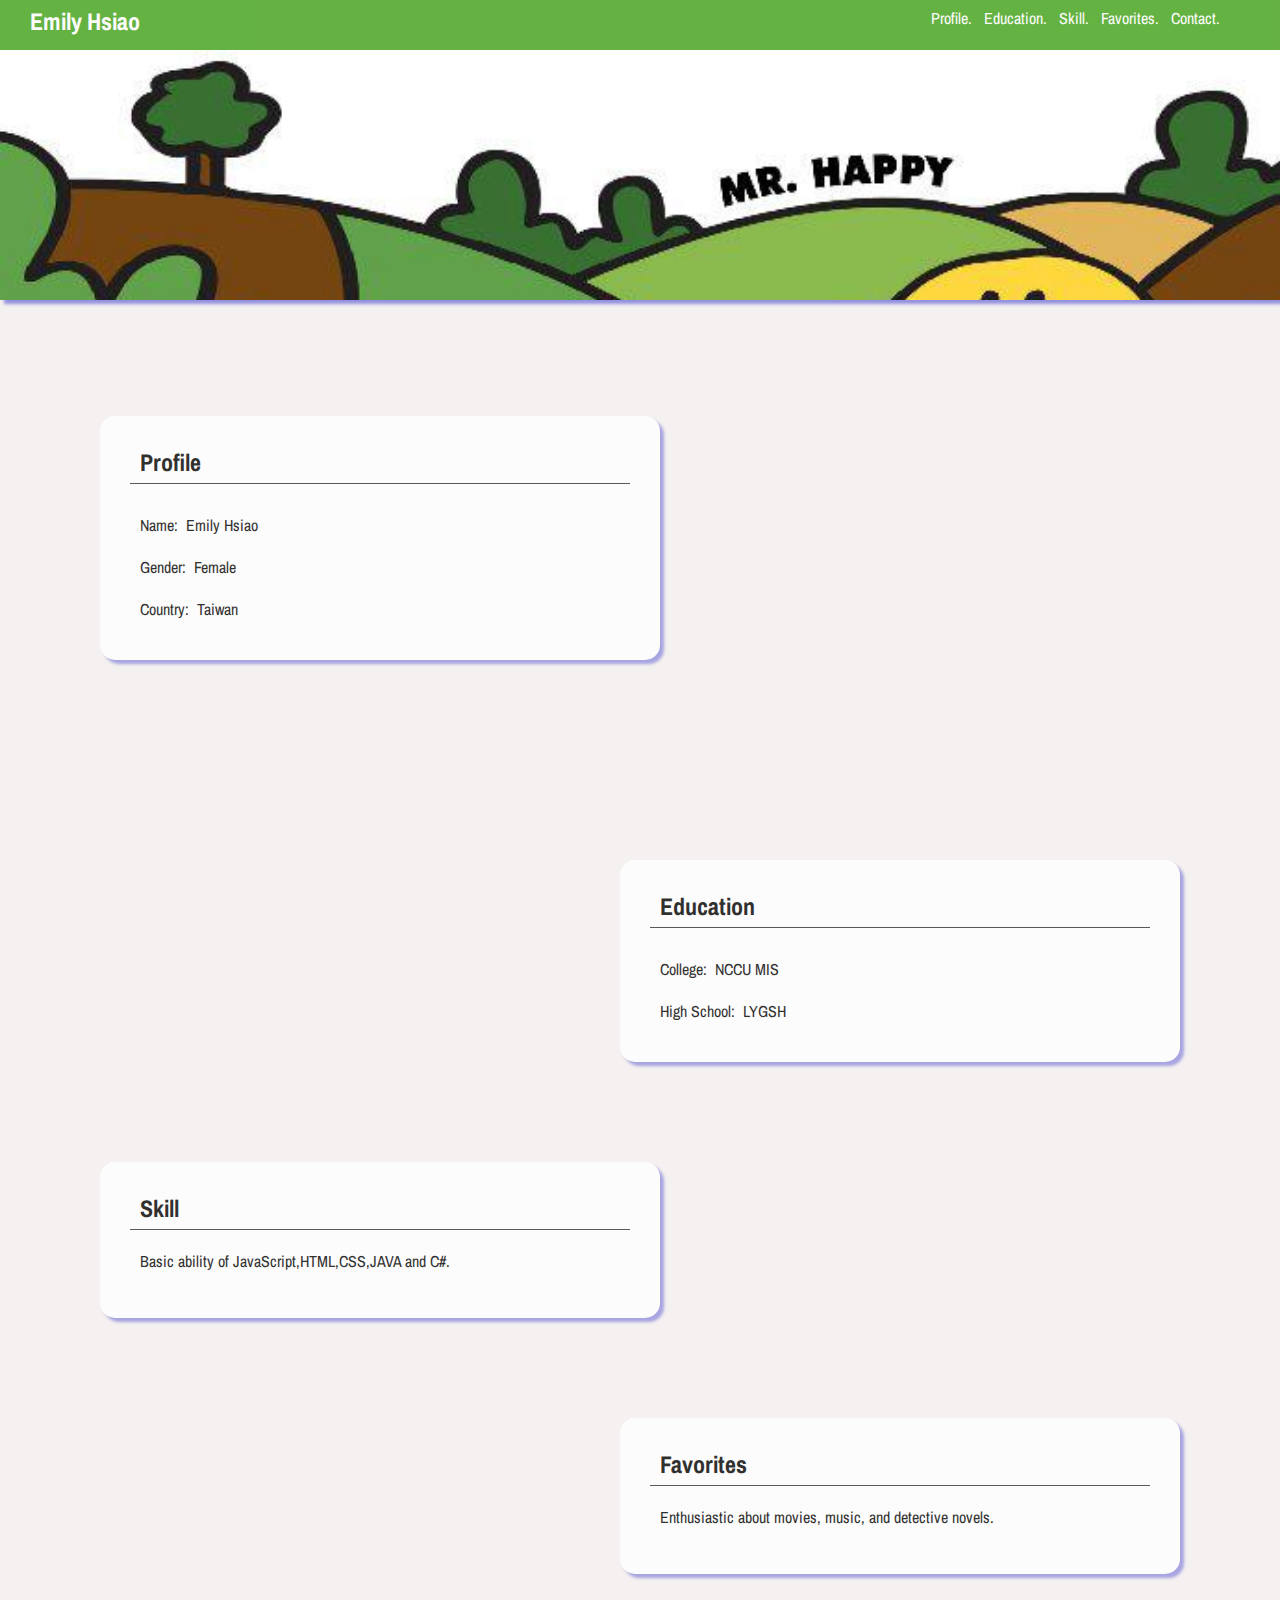
<file: index.html>
<!DOCTYPE html>
<html>
<head>
	<!-- Meta Tags -->
		<meta http-equiv="Content-Type" content="text/html" charset="UTF-8" />
		<title>Emily Hsiao</title>
		<meta name="description" content="CV of Emily Hsiao" />
		<meta name="keywords" content="CV, Emily Hsiao, NCCU" />
	<!-- Links -->
		<link rel="stylesheet" href="style.css">
		<link href='http://fonts.googleapis.com/css?family=Archivo+Narrow:400,700' rel='stylesheet' type='text/css'>
</head>

<body>
	<section>
      		 <header id="main-menu"> 
			 	<h2>Emily Hsiao</h2>
                <nav id="main-featured">
				    <a href="#">Profile.</a>&nbsp;&nbsp;
					<a href="#">Education.</a>&nbsp;&nbsp;
					<a href="#">Skill.</a>&nbsp;&nbsp;
					<a href="#">Favorites.</a>&nbsp;&nbsp;
					<a href="contact.html" onclick="window.open('contact.html','popup','width=350,height=350,scrollbars=no,resizable=no,toolbar=no,directories=no,location=no,menubar=no,status=no,left=0,top=0'); return false">Contact.</a>
				</nav>
        </header>
	</section>	
	<div id="cover">
	</div>
	<section>
			<ul id="blocks">	
			  <li>
				<h2>Profile</h2>
				<dl>
					<dt>Name:&nbsp;&nbsp;Emily Hsiao</dt>
					<dt>Gender:&nbsp;&nbsp;Female</dt>
					<dt>Country:&nbsp;&nbsp;Taiwan</dt>
				</dl>
			  </li>
              <li>
				<h2>Education</h2>
				<dl>
					<dt>College:&nbsp;&nbsp;NCCU MIS</dt>
					<dt>High School:&nbsp;&nbsp;LYGSH</dt>
				</dt>
			  </li>
			  <li>
			  	<h2>Skill</h2>
					        <p>Basic ability of JavaScript,HTML,CSS,JAVA and C#.</p>
			  </li>
			  			<li>
			  				<h2>Favorites</h2>
					        <p>Enthusiastic about movies, music, and detective novels.</p>
					
			  			</li>
            </ul>
      </section>
 

</body>
</html>
</file>
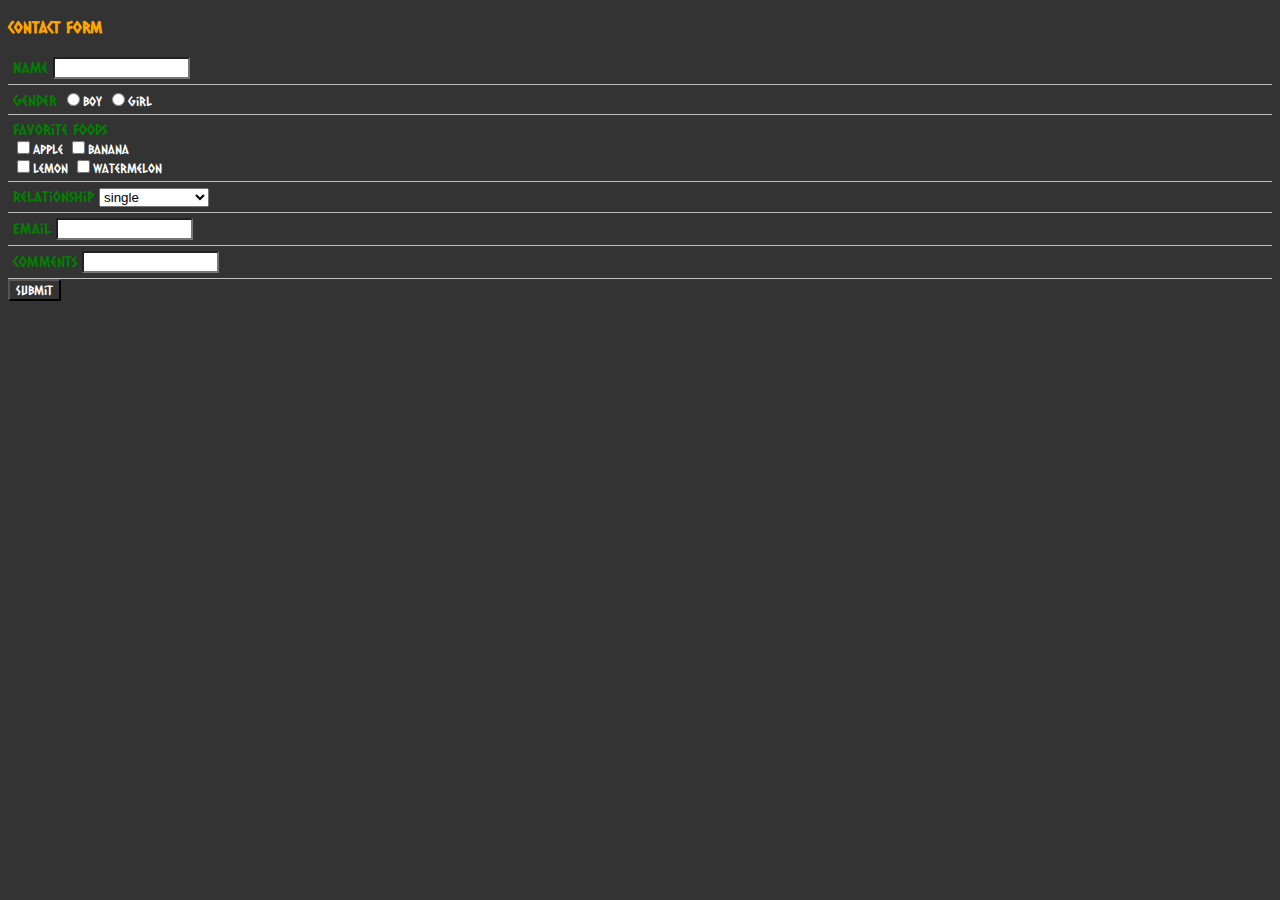
<file: contact.html>
<html>
<head>
	<meta http-equiv="Content-type" content="text/html; charset=utf-8">
	<link href='http://fonts.googleapis.com/css?family=Caesar+Dressing' rel='stylesheet' type='text/css'>
	<title>Assign2-form</title>
	<style>
		body,label,input{
			font-size:10pt;
			font-family: 'Caesar Dressing', cursive;
			background-color: #333;
			color: #fff;
		}
		h3{
			color: orange;
			padding-top:10px;
		}
		label#name,[for="entry_1"],[for="entry_2"],[for="entry_3"],[for="entry_4"],[for="entry_5"]{
			color: green;
			font-size: 11pt 
		}
		div{
			padding:5px;
			border-bottom:#C0C0C0 1px solid;
		}
		input[type=text]{
			background-color: #fff;
		}
	</style>
</head>
<body>
	<h3>Contact Form</h3>
	<form action="https://docs.google.com/spreadsheet/formResponse?formkey=dDhFdFBITDc2X3FaUGNPaGRWb29mNlE6MQ&amp;ifq" method="POST" id="ss-form">
	<div>
		<label id="name">Name</label>
		<input type="text" name="entry.0.single" value="" >
	</div>
	<div>
		<label for="entry_1">Gender</label>
		<label><input type="radio" name="entry.1.group" value="Boy" >Boy</label>
		<label><input type="radio" name="entry.1.group" value="Girl">Girl</label>
	</div>
	<div>
		<label for="entry_2">Favorite foods</label>
		<dt><label><input type="checkbox" name="entry.2.group" value="Apple"  id="group_2_1">Apple</label>
			<label><input type="checkbox" name="entry.2.group" value="Banana"  id="group_2_2">Banana</label></dt> 
		<dt><label><input type="checkbox" name="entry.2.group" value="Lemon"  id="group_2_3">Lemon</label>
			<label><input type="checkbox" name="entry.2.group" value="Watermelon"  id="group_2_4">Watermelon</label></dt>
	</div>
	<div>
	<label class="ss-q-title" for="entry_3">Relationship</label>
	<select name="entry.3.single" id="entry_3">
		<option value="single">single</option> 
		<option value="dating">dating</option> 
		<option value="married">married</option> 
		<option value="hard to explain">hard to explain</option>
	</select>
	</div>
	<div>
		<label class="ss-q-title" for="entry_4">Email</label>
		<input type="text" name="entry.5.single" value="" class="ss-q-short" id="entry_5">
	</div>
	<div>
		<label class="ss-q-title" for="entry_5">Comments</label>
		<input type="text" name="entry.5.single" value="" class="ss-q-short" id="entry_5">
	</div>
	<input type="submit" name="submit" value="Submit">
</body>
</html>
</file>
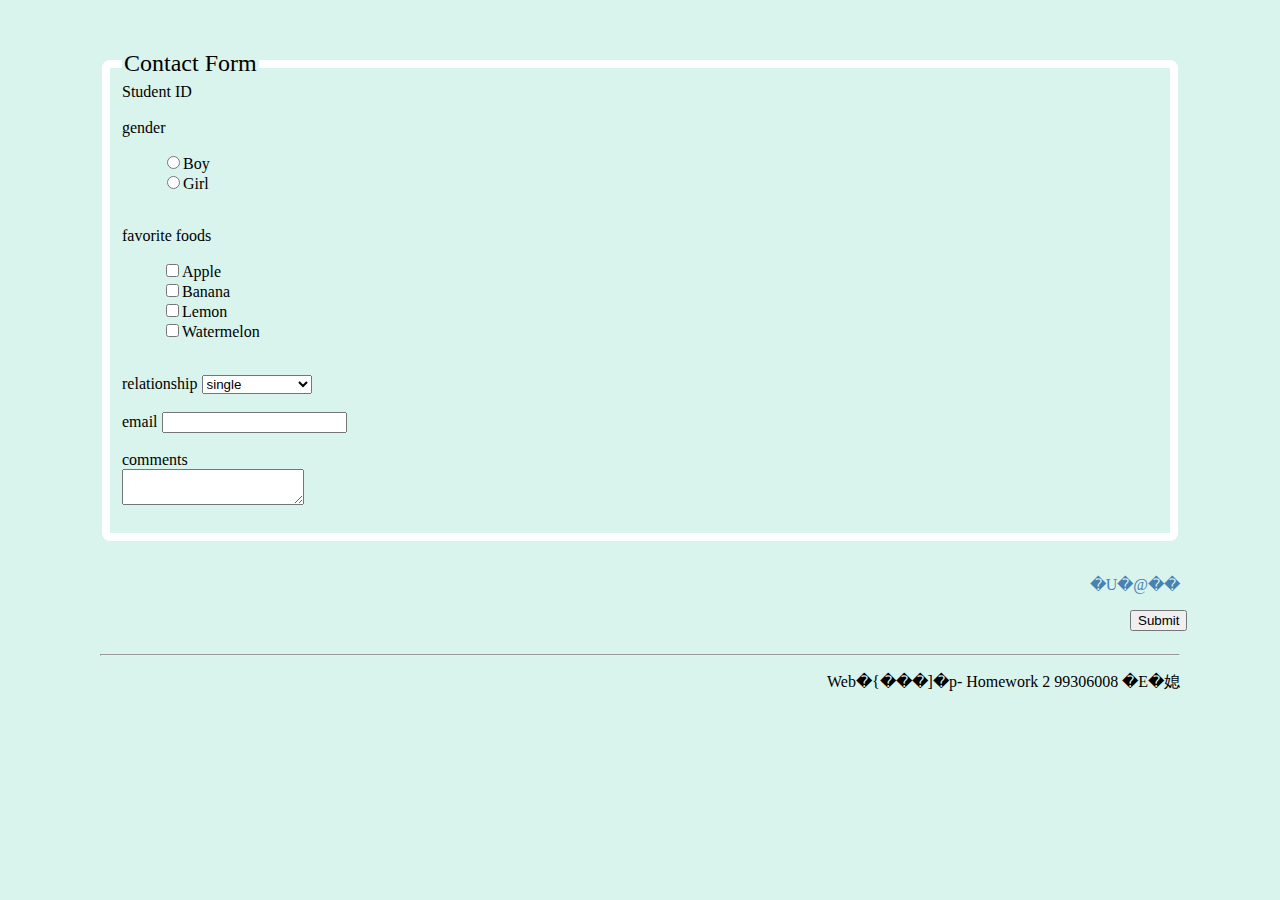
<file: homework2-2.html>
<html>
<header><title>Contact Form</title></header>
<link rel="stylesheet" type="text/css"
href="homework2-2.css">
<body>
    <article>
       <form action="https://docs.google.com/spreadsheet/formResponse?formkey=dDhFdFBITDc2X3FaUGNPaGRWb29mNlE6MQ&amp;ifq" method="POST">
       <fieldset class="field">
       <legend class="legend">Contact Form</legend>
        <div ID="student_id">
            <label for="student_id">Student ID</label>
            <input type="hidden" name="entry.0.single" value="99306008" id="student_id">
        </div>
        <br>
        <div ID="gender">
            <label for="gender">gender</label>
            <ul>
            <li>
                <label><input type="radio" name="entry.1.group" value="Boy" id="gender_1">Boy</label>
            </li> 
            <li>
                <label><input type="radio" name="entry.1.group" value="Girl" id="gender_2">Girl</label>
            </li>
            </ul>
        <br>
        <div ID="foods">
            <label for="foods">favorite foods</label>
            <ul>
            <li>
                <label><input type="checkbox" name="entry.2.group" value="Apple">Apple</label>
            </li>
            <li>
                <label><input type="checkbox" name="entry.2.group" value="Banana">Banana</label>
            </li> 
            <li>
                <label><input type="checkbox" name="entry.2.group" value="Lemon">Lemon</label>
            </li>
            <li>
                <label><input type="checkbox" name="entry.2.group" value="Watermelon">Watermelon</label>
            </li>
            </ul>
        </div>
        <br>
        <div ID="relationship">
            <label for="relationship">relationship</label>
            <select name="entry.3.single" id="relationship">
                <option value="single">single</option> 
                <option value="dating">dating</option> 
                <option value="married">married</option> 
                <option value="hard to explain">hard to explain</option></select>
        </div>
        <br>
        <div ID="email">
            <labelfor="entry_4">email</label>
            <input type="text" name="entry.4.single" value="" id="email"> 
        </div>
        <br>
        <div ID="comments">
            <label for="comments">comments</label>
	    <br>
	    <textarea name="entry.5.single" value="" id="conmments"></textarea>
        </div>
        <br>
        </fieldset>
	<br>
	<div><a href="http://yumelissa.github.com/wp_2013/homework2.html" align="right"><p ID="next">�U�@��</p></a></div>
        <div ID="Submit">
        <input type="submit" name="submit" value="Submit">
        </div>
</form>
    </article>

    <br>
    <br>
    <footer>
        <hr>
        <p align="right">Web�{���]�p- Homework 2 99306008 �E�媳</p>
    </footer>
</body>
</html>
</file>
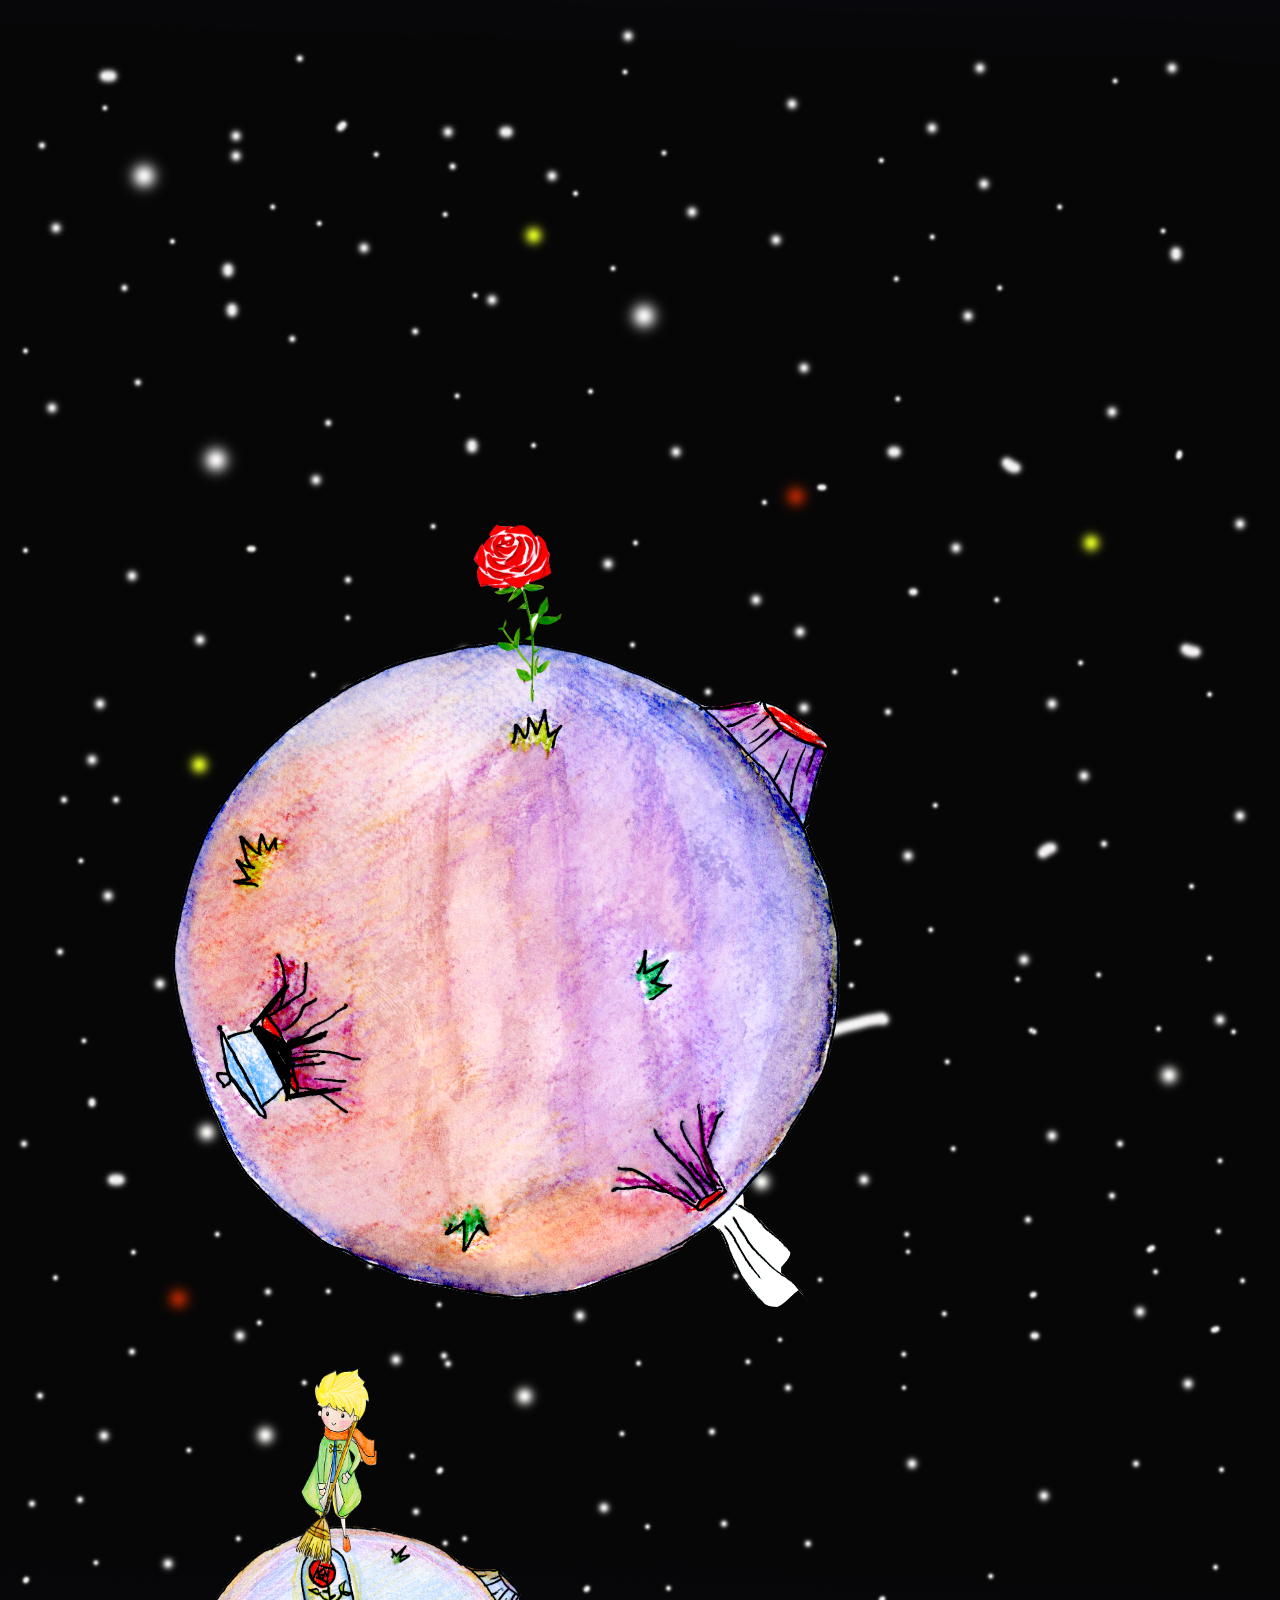
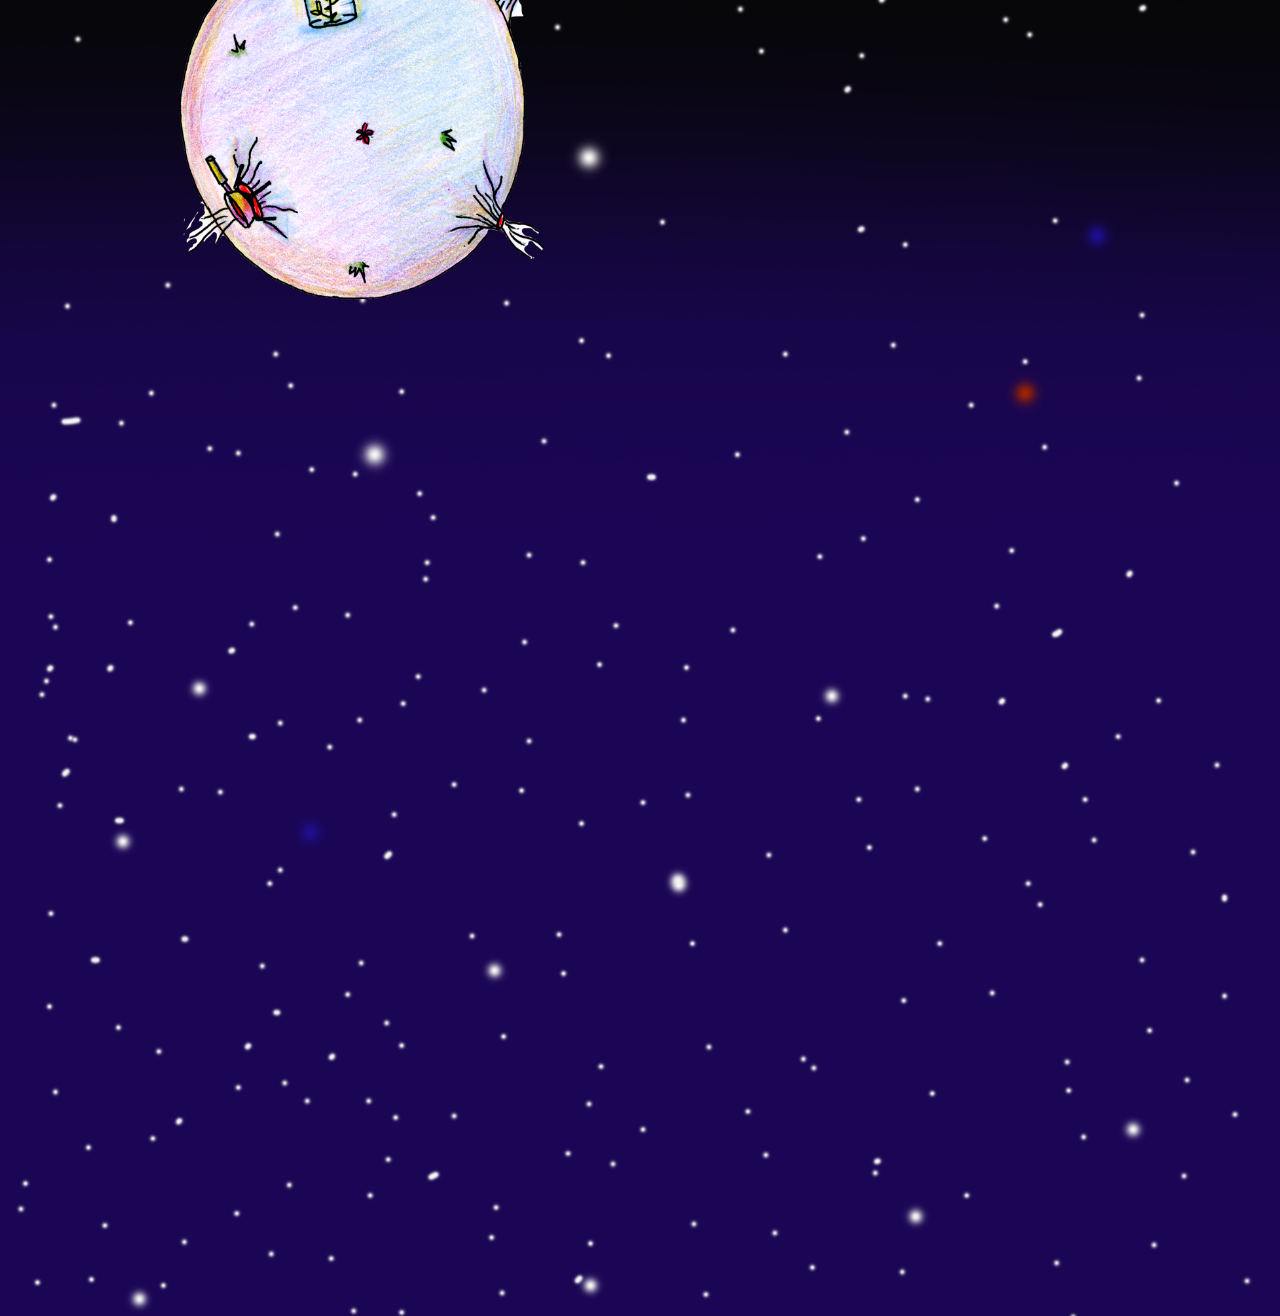
<file: demo/chapter2-2.html>
<!DOCTYPE html PUBLIC "-//W3C//DTD XHTML 1.0 Transitional//EN" "http://www.w3.org/TR/xhtml1/DTD/xhtml1-transitional.dtd">
<html xmlns="http://www.w3.org/1999/xhtml">
<head>
<meta http-equiv="Content-Type" content="text/html; charset=big5" />
<title>Little Prince chapter2</title>
</head>

<body class="color_change" style="overflow-x:hidden; background-image:url(pic/ch2back.png); ">
<div style="height:300px;"></div>

<div id="grow_div" style="height:1000px; position:relative; z-index:-2;">
<div id="text" style="position:absolute; z-index:6; width:400px; margin-left:890px; margin-top:100px; font-size:18px; line-height:1.5; opacity:1; color:#FFFFFF">
	<div id="text_rose" style="position:relative"><p>And the little prince, completely abashed, went to look for a sprinkling-can of fresh water. So, he tended the flower. So, too, she began very quickly to torment him with her vanity �X which was, if the truth be known, a little difficult to deal with. One day, for instance, when she was speaking of her four thorns, she said to the little prince: <br>
	"Let the tigers come with their claws!"
	</p></div>
	<div id="text_screen" style="position:relative"><p>"There are no tigers on my planet," the little prince objected. "And, anyway, tigers do not eat weeds." <br>
	"I am not a weed," the flower replied, sweetly.<br>
	"Please excuse me..."<br>
	"I am not at all afraid of tigers," she went on, "but I have a horror of drafts. I suppose you wouldn't have a screen for me?"</p></div>
	<div id="text_glass" style="position:relative"><p>"A horror of drafts �X that is bad luck, for a plant," remarked the little prince, and added to himself, "This flower is a very complex creature..."<br>
	"At night I want you to put me under a glass globe. It is very cold where you live. In the place I came from �X "
	But she interrupted herself at that point. She had come in the form of a seed. She could not have known anything of any other worlds. Embarrassed over having let herself be caught on the verge of such a naive untruth, she coughed two or three times, in order to put the little prince in the wrong.
	"The screen?"<br>
	"I was just going to look for it when you spoke to me..."<br>
	Then she forced her cough a little more so that he should suffer from remorse just the same. So the little prince, in spite of all the good will that was inseparable from his love, had soon come to doubt her. He had taken seriously words which were without importance, and it made him very unhappy.
	</p></div>
	<div id="text_glass_4" style="position:relative"><p>
	"I ought not to have listened to her," he confided to me one day. "One never ought to listen to the flowers. One should simply look at them and breathe their fragrance. Mine perfumed all my planet. But I did not know how to take pleasure in all her grace. This tale of claws, which disturbed me so much, should only have filled my heart with tenderness and pity."
	</p></div>
	<div id="text_glass_5" style="position:relative"><p>
	"The fact is that I did not know how to understand anything! I ought to have judged by deeds and not by words. She cast her fragrance and her radiance over me. I ought never to have run away from her... I ought to have guessed all the affection that lay behind her poor little stratagems. Flowers are so inconsistent! But I was too young to know how to love her �K"
	</p></div>
</div>
<img src="pic/waterfall.png"  style="z-index:2; position:absolute; top:-200px; left:2000px; width:120px; height:80px; margin-left:350px" id="waterfall" />
<img id="glass" src="pic/glass.png" style="position:absolute; width:150px; height:240px; top:-200px; left:2000px; margin-left:440px; margin-top:180px; z-index:4" />
<img id="screen" src="pic/screen.png" style="z-index:3; position:absolute; top:-200px; left:2000px; width:200px; height:240px; margin-left:500px; margin-top:210px; transform:rotate(15deg); -webkit-transform:rotate(15deg);" />
<img src="pic/rose.png" style="width:120px; height:200px; margin-left:450px; margin-top:200px; z-index:5; position:absolute;" id="rose"/>
<img src="pic/earth_norose.png" style="width:700px; height:700px; top:50px;  position:absolute; z-index:-1; margin-top:250px; margin-left:150px" id="earth_big"/ >
</div>

<div id="pic_div" style="height:600px; position:relative; z-index:-2;">
<div id="text_2" style="position:absolute; z-index:2; width:380px; margin-left:850px; margin-top:100px; font-size:18px; line-height:1.5; opacity:1; color:#FFFFFF">
<div id="scroll_1"><p>I believe that for his escape he took advantage of the migration of a flock of wild birds.  On the morning of his departure he put his planet in perfect order. He carefully cleaned out his active volcanoes. He possessed two active volcanoes; and they were very convenient for heating his breakfast in the morning. He also had one volcano that was extinct. But, as he said, "One never knows!" So he cleaned out the extinct volcano, too. If they are well cleaned out, volcanoes burn slowly and steadily, without any eruptions. Volcanic eruptions are like fires in a chimney.</p></div>
<div id="scroll_3"><p>"Goodbye," he said to the flower.<br>
But she made no answer.<br>
"Goodbye," he said again.<br>
The flower coughed. But it was not because she had a cold.<br>
"I have been silly," she said to him, at last. "I ask your forgiveness. Try to be happy..."<br>
He was surprised by this absence of reproaches. He stood there all bewildered, the glass globe held arrested in mid-air. He did not understand this quiet sweetness.<br>
"Of course I love you," the flower said to him. "It is my fault that you have not known it all the while. That is of no importance. But you �X you have been just as foolish as I. Try to be happy... Let the glass globe be. I don't want it any more."<br>
"But the wind �X "<br>
"My cold is not so bad as all that... The cool night air will do me good. I am a flower."<br>
</p></div>
<div id="scroll_4"><p>"But the animals �X " <br>
"Well, I must endure the presence of two or three caterpillars if I wish to become acquainted with the butterflies. It seems that they are very beautiful. And if not the butterflies �X and the caterpillars �X who will call upon me? You will be far away... As for the large animals �X I am not at all afraid of any of them. I have my claws."
And, naively, she showed her four thorns. Then she added:<br>
"Don't linger like this. You have decided to go away. Now go!"<br>
For she did not want him to see her crying. She was such a proud flower.<br>
</p></div>
</div>

<div id="clean">
<div class="man_walk" style="background-image:url(pic/prcclean1.png); background-repeat:no-repeat; background-size:120px 210px; z-index:1; width:120px; height:210px; margin-top:50px; margin-left:260px; position:absolute"></div>
<div id="blank" style="height:300px; width:100px"></div> 
<img src="pic/earth.png" style="width:400px; height:400px; top:50px;  position:absolute; z-index:-1; margin:150px" id="earth"/ >
</div>
</div>

<div style="height:1000px">
<!--<img src="file:///C|/Users/asus/Documents/Web�{���]�p/pic/rose.jpg" id="rose-2" style=" z-index:1; width:300px; height:300px; position:absolute;">
<img src="file:///C|/Users/asus/Documents/Web�{���]�p/pic/rose.jpg" id="rose" style=" z-index:2; width:300px; height:300px; position:absolute;">
<img src="file:///C|/Users/asus/Documents/Web�{���]�p/pic/rose.jpg" id="rose-3" style=" z-index:3; width:300px; height:300px; position:absolute;">-->
</div>


<script src="jquery.min.js"></script>
<script src="jquery.superscrollorama.js"></script>
<script src="TweenMax.min.js"></script>
<script type="text/javascript">
	$(document).ready(function() {
		//$('body').scrollTop(0);
		$('#text_rose').hide();
		$('#text_screen').hide();
		$('#text_cap').hide();
		$('#text_glass').hide();
		$('#text_glass_4').hide();
		$('#text_glass_5').hide();
		$('#scroll_1').hide();
		$('#scroll_3').hide();
		$('#scroll_4').hide();
		var controller = $.superscrollorama({
			triggerAtCenter: false,
			playoutAnimations: true
		});

					
					//�a�y����
					controller.pin($('#pic_div'),1000,{
						anim: (new TimelineLite())
						.append(
							TweenMax.fromTo($('#earth'), 20, 
							{css:{rotation: -360}, immediateRender:true}, 
							{css:{rotation: 360}})
										)
					});
	
	});
	

	// keep walking
	var images=['pic/prcclean2.png','pic/prcclean1.png'];
	var i=0;
	
	function walk(){
		$('.man_walk').css('background-image',function(){
			if(i>=images.length){
				i=0;
				var j=-20*i;
			}
			return 'url('+images[i++]+')';
		});
	}
	walk();
	setInterval(walk, 300);
	var non=function(){
		$('#text_rose').hide();
		$('#text_screen').hide();
		$('#text_cap').hide();
		$('#text_glass_4').hide();
		$('#text_glass_5').hide();
		$('#scroll_1').hide();
		$('#scroll_3').hide();
		$('#scroll_4').hide();
	};
	var rose_textshow=function(){
		$('#text_rose').show();
		$('#text_screen').hide();
		$('#text_cap').hide();
		$('#text_glass_4').hide();
		$('#text_glass_5').hide();
		$('#scroll_1').hide();
		$('#scroll_3').hide();
		$('#scroll_4').hide();
	};
	var screen_textshow=function(){
		$('#text_rose').hide();
		$('#text_screen').show();
		$('#text_cap').hide();
		$('#text_glass_4').hide();
		$('#text_glass_5').hide();
		$('#scroll_1').hide();
		$('#scroll_3').hide();
		$('#scroll_4').hide();
	};
	var glass_textshow=function(){
		$('#text_rose').hide();
		$('#text_screen').hide();
		$('#text_glass').show();
		$('#text_glass_4').hide();
		$('#text_glass_5').hide();
		$('#scroll_1').hide();
		$('#scroll_3').hide();
		$('#scroll_4').hide();
	};
	var glass_textshow_4=function(){
		$('#text_rose').hide();
		$('#text_screen').hide();
		$('#text_glass').hide();
		$('#text_glass_4').show();
		$('#text_glass_5').hide();
		$('#scroll_1').hide();
		$('#scroll_3').hide();
		$('#scroll_4').hide();
	};
	var glass_textshow_5=function(){
		$('#text_rose').hide();
		$('#text_screen').hide();
		$('#text_glass').hide();
		$('#text_glass_4').hide();
		$('#text_glass_5').show();
		$('#scroll_1').hide();
		$('#scroll_3').hide();
		$('#scroll_4').hide();
	};
	var scroll_1=function(){
		$('#text_rose').hide();
		$('#text_screen').hide();
		$('#text_cap').hide();
		$('#text_glass_4').hide();
		$('#text_glass_5').hide();
		$('#scroll_1').show();
		$('#scroll_3').hide();
		$('#scroll_4').hide();
	};
	var scroll_3=function(){
		$('#text_rose').hide();
		$('#text_screen').hide();
		$('#text_cap').hide();
		$('#text_glass_4').hide();
		$('#text_glass_5').hide();
		$('#scroll_1').hide();
		$('#scroll_3').show();
		$('#scroll_4').hide();
	};
	var scroll_4=function(){
		$('#text_rose').hide();
		$('#text_screen').hide();
		$('#text_cap').hide();
		$('#text_glass_4').hide();
		$('#text_glass_5').hide();
		$('#scroll_1').hide();
		$('#scroll_3').hide();
		$('#scroll_4').show();
	};
	
	$(window).scroll(function()
	{
		var wintop=$(window).scrollTop(), docheight = $(document).height(), winheight = $(window).height();
		//var  scrolltrigger = 100;
		//var waterheight=$('#waterfall').height();
		//var x=winheight/docheight;
		var position=$('#grow_div').position();
		console.log('wintop='+wintop);
    	console.log('docheight='+docheight);
    	console.log('winheight='+winheight);
		console.log('grow_div='+position.top);
		
		//�x��if
		if(position.top==308 && wintop>=0 && wintop<50) 
		{
			//$('#waterfall').addClass("animated rotateInDownRight");
			(new TimelineLite({onComplete:initScrollAnimations}))
				.to( $('#waterfall'), 1, {css:{opacity:.99, 'margin-top':0, left:'2000px', top:'-200px'}, delay:1, ease:Elastic.easeOut});
			//$('#waterfall').css({'[visibility]':'[visible]'});
			$('#waterfall').hide();
			
		}
		//�x��i��
		else if(position.top==308 && wintop>50 && wintop<150)
		{
			$('#waterfall').show();
			function initScrollAnimations() {
					$('#grow_div').css('display','block');
					var controller = $.superscrollorama();			
					// title tweens								
						controller.addTween(2, TweenMax.to('#waterfall', 1, {css:{top: 50, left: 190, rotation:-720,}, ease:Quad.easeOut}));				
						//controller.addTween(5, TweenMax.to('#waterfall', .5, {css:{top: -600, left: -800, rotation:720-360}, ease:Quad.easeOut}));
							};
			initScrollAnimations();
			console.log('XXXX');
			rose_textshow();
					
		}
//		//���
		else if(position.top===308 && wintop>150 && wintop<250)
		{
			//$('#waterfall').css({'[transform]':'[rotate(20deg)]'});
			
			 $('#waterfall').css("transform","rotate(-40deg)");
             $('#waterfall').css("-webkit-transform","rotate(-40deg)"); //��Chrome�ݪ�css
			console.log('YYY');
			rose_textshow();
					
		}
//		//�x�����}
		else if(position.top===0 && wintop>250 && wintop<350)
		{
			function initScrollAnimations() {
				var controller = $.superscrollorama();	
				controller.pin($('#grow_div'),300, {
						anim: (new TimelineLite())
							.append(
								TweenMax.fromTo($('#waterfall'), 4, 
									{css:{left:200, top: 100, rotation: -360}, immediateRender:true}, 
									{css:{left:-600, top: -100, rotation: 360}})
									)
					})
			};
			initScrollAnimations();
			rose_textshow();
			//console.log('SSS');
		}
		else
		{
			//$('#waterfall').css({'[top]':'[0px]','[left]':'[0px]'});
			$('#waterfall').hide();
		}
//		
//		
//		//�̭�if
		if(position.top<=308 && wintop>350 && wintop<450) 
		{
			//$('#waterfall').addClass("animated rotateInDownRight");
			(new TimelineLite({onComplete:initScrollAnimations}))
				.to( $('#screen'), 1, {css:{opacity:.99, 'margin-top':0, left:'2000px', top:'-200px'}, delay:1, ease:Elastic.easeOut});
			//$('#waterfall').css({'[visibility]':'[visible]'});
			//$('#screen').hide();
			screen_textshow();			
		}
		else if(position.top===0 && wintop>450 && wintop<550) 
		{
			$('#screen').show();
			function initScrollAnimations_screen() {
					$('#grow_div').css('display','block');
					var controller = $.superscrollorama();			
					// title tweens								
						controller.addTween(4, TweenMax.to('#screen', 2, {css:{top: 250, left:0, rotation:-360,}, ease:Quad.easeOut}));				
							};
			initScrollAnimations_screen();
			screen_textshow();
		}
//			////screen leave
		else if(position.top===0 && wintop>550 && wintop<650)
		{
				//if(wintop>2850 && wintop<3250)
				//{
			function initScrollAnimations_screen() {
				var controller = $.superscrollorama();	
				controller.pin($('#grow_div'),300, {
						anim: (new TimelineLite())
							.append(
								TweenMax.fromTo($('#screen'), 4, 
									{css:{left:0, top: 250, rotation: -360}, immediateRender:true}, 
									{css:{left:-1000, top: -1000, rotation: 360}},{css:{left:250, top:0}})
    									)
						})
				};
				initScrollAnimations_screen();
				screen_textshow();

			//console.log("x-"+wintop);
			//console.log("y-"+position.top);

			}
			else if(position.top===0 && wintop>650)
			{
				$('screen').hide();
			}
//		
//		//�n�l
		if(position.top===0 && wintop>650 && wintop<750) 
		{
			//$('#waterfall').addClass("animated rotateInDownRight");
			(new TimelineLite({onComplete:initScrollAnimations}))
				.to( $('#glass'), 2, {css:{opacity:.99, left:'2000px', top:'-200px'}, delay:1, ease:Elastic.easeOut});
			//$('#waterfall').css({'[visibility]':'[visible]'});
			$('#glass').hide();
			
		}
		else if(position.top===0 && wintop>750 && wintop<850) 
		{
			$('#screen').hide();
			$('#glass').show();
			function initScrollAnimations_glass() {
					$('#grow_div').css('display','block');
					var controller = $.superscrollorama();			
					// title tweens								
						controller.addTween(1, TweenMax.to('#glass', 3, {css:{top: 0, left: 0, rotation:-360,}, ease:Quad.easeOut}));	
						//console.log('1111');			
							};
			initScrollAnimations_glass();
			glass_textshow();
		}
		else if(position.top===0 && wintop>850 && wintop<950) 
		{
//			$('#screen').hide();
//			$('#glass').show();
			function initScrollAnimations_glass_stay() {
					$('#grow_div').css('display','block');
					$('#glass').css({'[top]':'[210px]','[left]':'[500px]'});        
							};
			initScrollAnimations_glass_stay();			
			glass_textshow_4();
		}
//
		else if(position.top>=0 && wintop>950 && wintop<1050)
			{
				//if(wintop>2850 && wintop<3250)
				//{
				//function initScrollAnimations_glass_go() {
//					var controller = $.superscrollorama();	
//					controller.pin($('#grow_div'),300, {
//							anim: (new TimelineLite())
//								.append(
//									TweenMax.fromTo($('#glass'), 4, 
//										{css:{left:0, top: 0, rotation: -360}, immediateRender:true}, 
//										{css:{left:-1000, top: -300, rotation: 360}})
//										)
//						})
//				};
//				initScrollAnimations_glass_go();
				function initScrollAnimations_glass_stay() {
					$('#grow_div').css('display','block');
					$('#glass').css({'[top]':'[210px]','[left]':'[500px]'});        
							};
			initScrollAnimations_glass_stay();	
				glass_textshow_5();

			//console.log("x-"+wintop);
//			console.log("y-"+position.top);

			}
			else if(position.top>=0 && wintop>1050)
			{
				$('#glass').show();
				glass_textshow_5();
			}
			
			var clean=$('#clean').position();
			if(clean.top>=0 && wintop>4350 && wintop<4650)
			{
				scroll_1();
			}
			else if(clean.top>=0 && wintop>4650 && wintop<4850)
			{
				scroll_3();
			}
			else if(clean.top>=0 && wintop>4850)
			{
				scroll_4();
			}
//			
	});

						
</script>
</body>
</html>
</file>
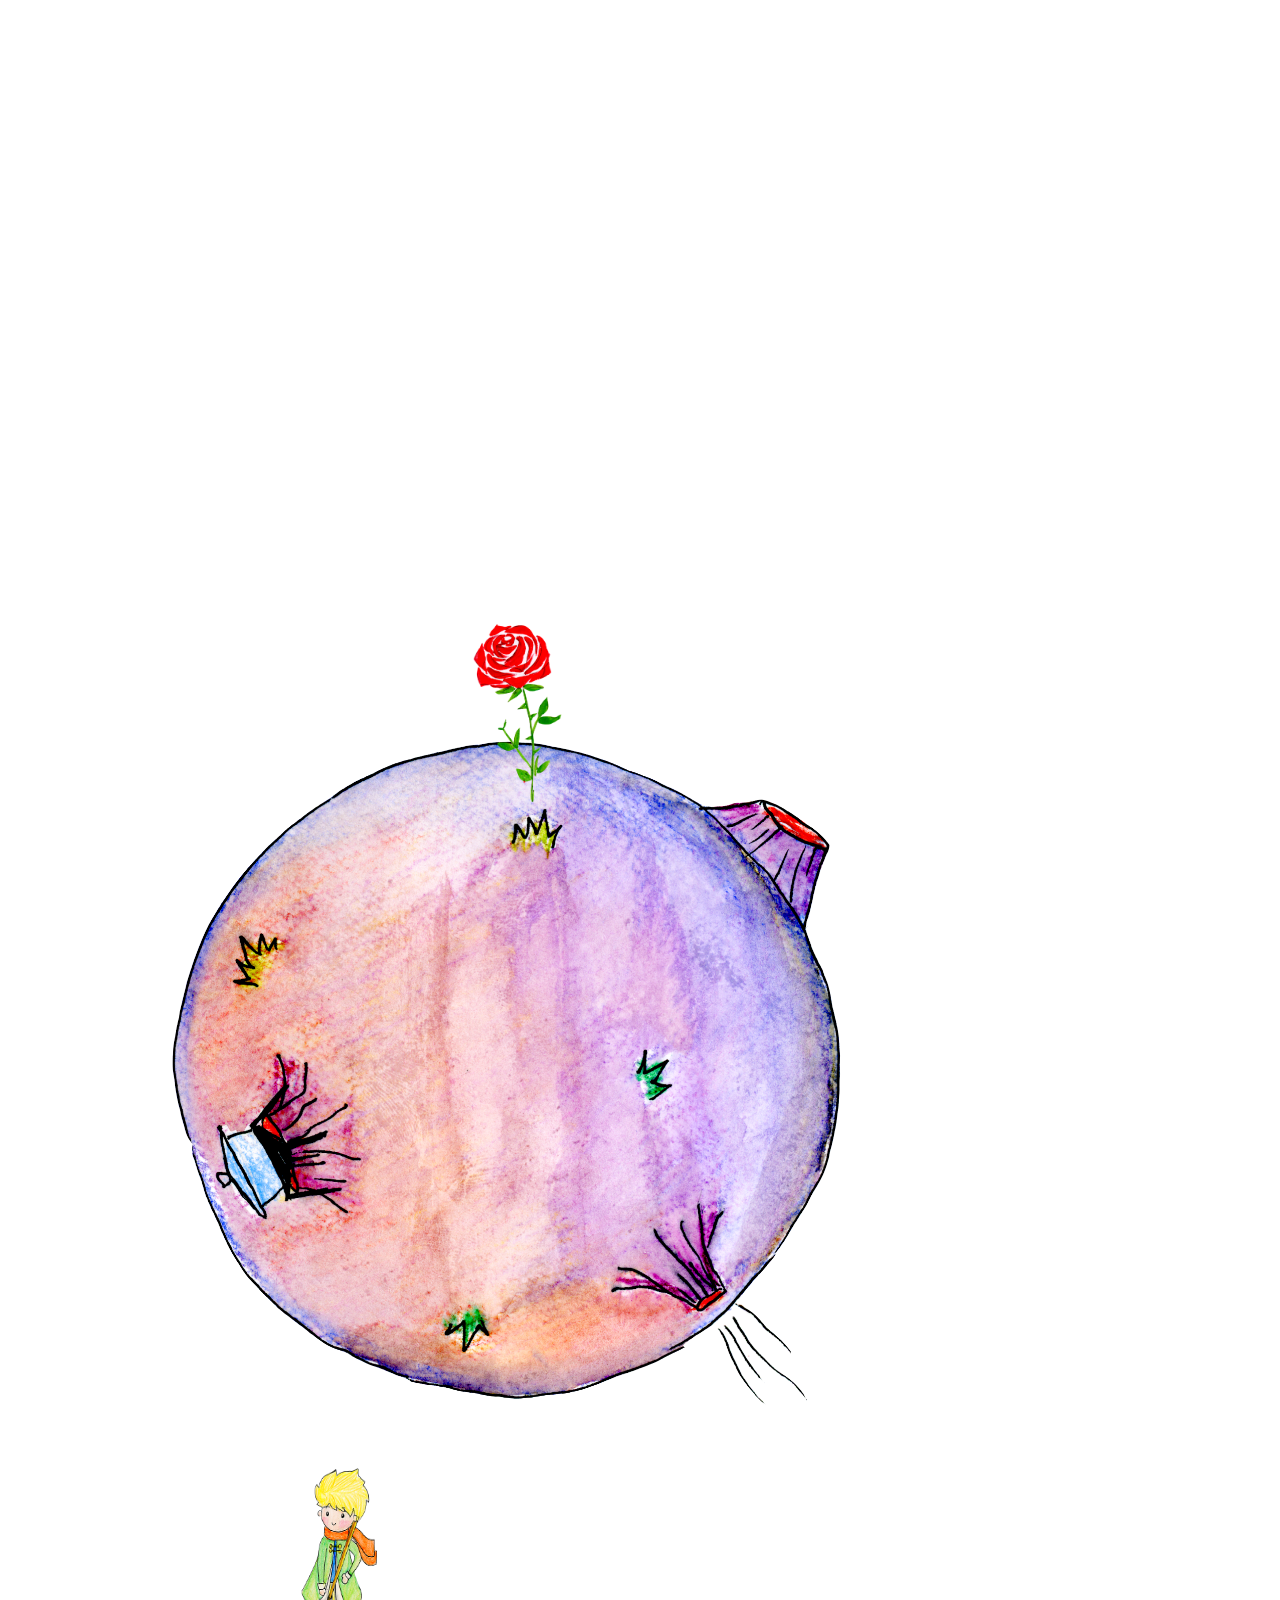
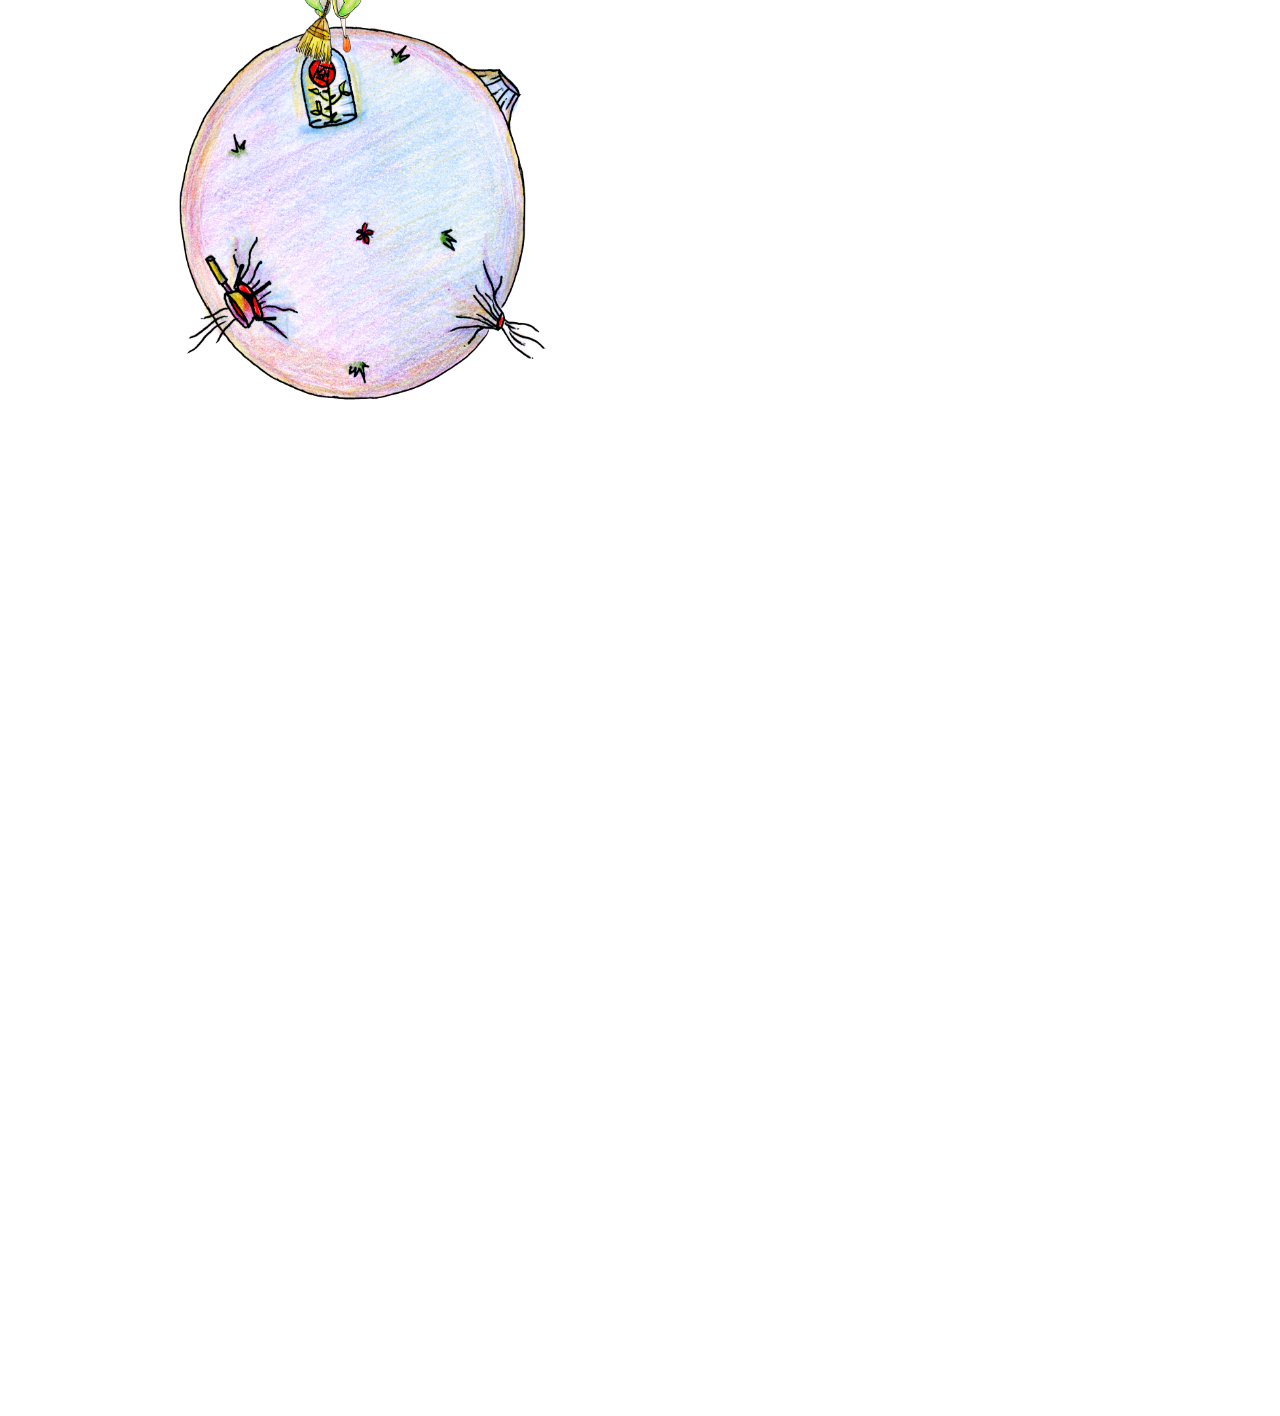
<file: demo/chapter2-2V.2.html>
<!DOCTYPE html PUBLIC "-//W3C//DTD XHTML 1.0 Transitional//EN" "http://www.w3.org/TR/xhtml1/DTD/xhtml1-transitional.dtd">
<html xmlns="http://www.w3.org/1999/xhtml">
<head>
<meta http-equiv="Content-Type" content="text/html; charset=big5" />
<title>Little Prince chapter2</title>
</head>

<body class="color_change" style="overflow-x:hidden;">
<div style="height:2000px;"></div>

<div id="grow_div" style="height:1000px; position:relative; z-index:-2;">
<div id="text" style="position:absolute; z-index:6; width:300px; margin-left:850px; margin-top:100px; font-size:16px; line-height:1.5; opacity:1;">
	<div id="text_rose" style="position:relative"><p>And the little prince, completely abashed, went to look for a sprinkling-can of fresh water. So, he tended the flower. So, too, she began very quickly to torment him with her vanity �X which was, if the truth be known, a little difficult to deal with. One day, for instance, when she was speaking of her four thorns, she said to the little prince:
	"Let the tigers come with their claws!"
	</p></div>
	<div id="text_screen" style="position:relative"><p>"There are no tigers on my planet," the little prince objected. "And, anyway, tigers do not eat weeds."
	"I am not a weed," the flower replied, sweetly.
	"Please excuse me..."
	"I am not at all afraid of tigers," she went on, "but I have a horror of drafts. I suppose you wouldn't have a screen for me?"</p></div>
	<div id="text_cap" style="position:relative"><p>"A horror of drafts �X that is bad luck, for a plant," remarked the little prince, and added to himself, "This flower is a very complex creature..."
	"At night I want you to put me under a glass globe. It is very cold where you live. In the place I came from �X "
	But she interrupted herself at that point. She had come in the form of a seed. She could not have known anything of any other worlds. Embarrassed over having let herself be caught on the verge of such a naive untruth, she coughed two or three times, in order to put the little prince in the wrong.
	"The screen?"
	"I was just going to look for it when you spoke to me..."
	Then she forced her cough a little more so that he should suffer from remorse just the same. So the little prince, in spite of all the good will that was inseparable from his love, had soon come to doubt her. He had taken seriously words which were without importance, and it made him very unhappy.
	</p></div>
</div>
<img src="pic/waterfall.png"  style="z-index:2; position:absolute; top:-200px; left:2000px; width:120px; height:80px; margin-left:350px" id="waterfall" />
<img id="screen" src="pic/screen.png" style="z-index:3; position:absolute; top:-200px; left:2000px; width:200px; height:180px; margin-left:500px; margin-top:270px; transform:rotate(15deg); -webkit-transform:rotate(15deg);" />
<img src="pic/rose.png" style="width:120px; height:200px; margin-left:450px; margin-top:200px; z-index:5; position:absolute;" id="rose"/>
<img src="pic/earth_norose.png" style="width:700px; height:700px; top:50px;  position:absolute; z-index:-1; margin-top:250px; margin-left:150px" id="earth_big"/ >
</div>

<div id="pic_div" style="height:600px; position:relative; z-index:-2;">
<div class="man_walk" style="background-image:url(pic/prcclean1.png); background-repeat:no-repeat; background-size:120px 210px; z-index:1; width:120px; height:210px; margin-top:50px; margin-left:260px; position:absolute"></div>
<img src="pic/earth.png" style="width:400px; height:400px; top:50px;  position:absolute; z-index:-1; margin:150px" id="earth"/ >
</div>

<div style="height:1000px">
<!--<img src="file:///C|/Users/asus/Documents/Web�{���]�p/pic/rose.jpg" id="rose-2" style=" z-index:1; width:300px; height:300px; position:absolute;">
<img src="file:///C|/Users/asus/Documents/Web�{���]�p/pic/rose.jpg" id="rose" style=" z-index:2; width:300px; height:300px; position:absolute;">
<img src="file:///C|/Users/asus/Documents/Web�{���]�p/pic/rose.jpg" id="rose-3" style=" z-index:3; width:300px; height:300px; position:absolute;">-->
</div>


<script src="jquery.min.js"></script>
<script src="jquery.superscrollorama.js"></script>
<script src="TweenMax.min.js"></script>
<script type="text/javascript">
	$(document).ready(function() {
		//$('body').scrollTop(0);
		$('#text_rose').hide();
		$('#text_screen').hide();
		$('#text_cap').hide();
		var controller = $.superscrollorama({
			triggerAtCenter: false,
			playoutAnimations: true
		});
	// controller.addTween('#fade',
    //	 TweenMax.to($('#fade'), 1, {css:{opacity:0}}),500);
		
		// parallax example
	//controller.addTween(
//	  '#examples-parallax',
//	  (new TimelineLite())
//	    .append([
//	      TweenMax.fromTo($('#parallax-it-left'), 2, 
//	        {css:{top: 100}, immediateRender:true}, 
//	        {css:{top: -400}}),
//	      TweenMax.fromTo($('#parallax-it-right'), 1, 
//	        {css:{top: 50}, immediateRender:true}, 
//	        {css:{top: -900}})
//	    ]),
//	  500 // scroll duration of tween
//	); 
	
		//controller.pin($('#color_div'), pinDur, {
//		anim:pinAnimations, 
//		onPin: function() {
//		$('#color_div').css('height','100%');
//			}, 
//		onUnpin: function() {
//		$('#color_div').css('height','1000px');
//			} 
//		});
	//�I���C�����			
					//var pinDur = 100;
//					var pinAnimations = new TimelineLite();
//					
//					pinAnimations
//						.append([
//							TweenMax.to($('.color_change'), 10, {css:{backgroundColor:'#FFFFFF'}},.2)
//								])
//						.append([
//							TweenMax.to($('.color_change'), 10, {css:{backgroundColor:'#FFFFCC'}},.2)
//								])
//						.append([
//							TweenMax.to($('.color_change'), 10, {css:{backgroundColor:'#FFFF99'}},.2)
//								]);
					
					//�a�y����
					controller.pin($('#pic_div'),1000,{
						anim: (new TimelineLite())
						.append(
							TweenMax.fromTo($('#earth'), 20, 
							{css:{rotation: -360}, immediateRender:true}, 
							{css:{rotation: 360}})
										)
					});
	
	});
	

	// keep walking
	var images=['pic/prcclean2.png','pic/prcclean1.png'];
	var i=0;
	
	function walk(){
		$('.man_walk').css('background-image',function(){
			if(i>=images.length){
				i=0;
				var j=-20*i;
			}
			return 'url('+images[i++]+')';
		});
	}
	walk();
	setInterval(walk, 300);
	var rose_textshow=function(){
		$('#text_rose').show();
		$('#text_screen').hide();
		$('#text_cap').hide();
	};
	var screen_textshow=function(){
		$('#text_rose').hide();
		$('#text_screen').show();
		$('#text_cap').hide();
	};
	
	$(window).scroll(function()
	{
		var wintop=$(window).scrollTop(), docheight = $(document).height(), winheight = $(window).height();
		//var  scrolltrigger = 100;
		//var waterheight=$('#waterfall').height();
		//var x=winheight/docheight;
		var position=$('#grow_div').position();
		console.log('wintop='+wintop);
    	console.log('docheight='+docheight);
    	console.log('winheight='+winheight);
		console.log('grow_div='+position.top);
		
		//�x��if
		if(position.top<=2008 && wintop>1800 && wintop<1880) 
		{
			//$('#waterfall').addClass("animated rotateInDownRight");
			(new TimelineLite({onComplete:initScrollAnimations}))
				.to( $('#waterfall'), 1, {css:{opacity:.99, 'margin-top':0, left:'2000px', top:'-200px'}, delay:1, ease:Elastic.easeOut});
			//$('#waterfall').css({'[visibility]':'[visible]'});
			$('#waterfall').hide();
			
		}
		//�x��i��
		else if(position.top==2008 && wintop>1880 && wintop<1950)
		{
			$('#waterfall').show();
			function initScrollAnimations() {
					$('#grow_div').css('display','block');
					var controller = $.superscrollorama();			
					// title tweens								
						controller.addTween(5, TweenMax.to('#waterfall', 2, {css:{top: 0, left: 0, rotation:-1080,}, ease:Quad.easeOut}));				
						//controller.addTween(5, TweenMax.to('#waterfall', .5, {css:{top: -600, left: -800, rotation:720-360}, ease:Quad.easeOut}));
							};
			initScrollAnimations();
			console.log('XXXX');
			rose_textshow();
					
		}
		//���
		else if(position.top==2008 && wintop>1950 && wintop<2220)
		{
			//$('#waterfall').css({'[transform]':'[rotate(20deg)]'});
			
			 $('#waterfall').css("transform","rotate(-20deg)");
             $('#waterfall').css("-webkit-transform","rotate(-20deg)"); //��Chrome�ݪ�css
			console.log('YYY');
			rose_textshow();
					
		}
		//�x�����}
		else if(position.top===2008 && wintop>2220 && wintop<2350)
		{
			function initScrollAnimations() {
				var controller = $.superscrollorama();	
				controller.pin($('#grow_div'),300, {
						anim: (new TimelineLite())
							.append(
								TweenMax.fromTo($('#waterfall'), 4, 
									{css:{left:200, top: 100, rotation: -360}, immediateRender:true}, 
									{css:{left:-600, top: -100, rotation: 360}})
									)
					})
			};
			initScrollAnimations();
			rose_textshow();
			//console.log('SSS');
		}
		else
		{
			$('#waterfall').css({'[top]':'[0px]','[left]':'[0px]'});
			$('#waterfall').hide();
		}
		
		
		//�̭�if
		if(position.top<=2008 && wintop>2350 && wintop<2450) 
		{
			//$('#waterfall').addClass("animated rotateInDownRight");
			(new TimelineLite({onComplete:initScrollAnimations}))
				.to( $('#screen'), 1, {css:{opacity:.99, 'margin-top':0, left:'2000px', top:'-200px'}, delay:1, ease:Elastic.easeOut});
			//$('#waterfall').css({'[visibility]':'[visible]'});
			$('#screen').hide();
			
		}
		else if(position.top<=2008 && wintop>2450 && wintop<2550) 
		{
			$('#screen').show();
			function initScrollAnimations_screen() {
					$('#grow_div').css('display','block');
					var controller = $.superscrollorama();			
					// title tweens								
						controller.addTween(5, TweenMax.to('#screen', 2, {css:{top: 0, left: 0, rotation:-360,}, ease:Quad.easeOut}));				
							};
			initScrollAnimations_screen();
			screen_textshow();
		}
			////screen leave
			else if(position.top===0 && wintop>2550 && wintop<2650)
			{
				//if(wintop>2850 && wintop<3250)
				//{
				function initScrollAnimations_screen() {
					var controller = $.superscrollorama();	
					controller.pin($('#grow_div'),300, {
							anim: (new TimelineLite())
								.append(
									TweenMax.fromTo($('#screen'), 4, 
										{css:{left:0, top: 250, rotation: -360}, immediateRender:true}, 
										{css:{left:-1000, top: -300, rotation: 360}})
										)
						})
				};
				initScrollAnimations_screen();
				screen_textshow();

			console.log("x-"+wintop);
			console.log("y-"+position.top);

			}
			else
			{
				$('#screen').hide();
			}
		
		//waterfall();
		//screenmove();
	});

						
</script>
</body>
</html>
</file>
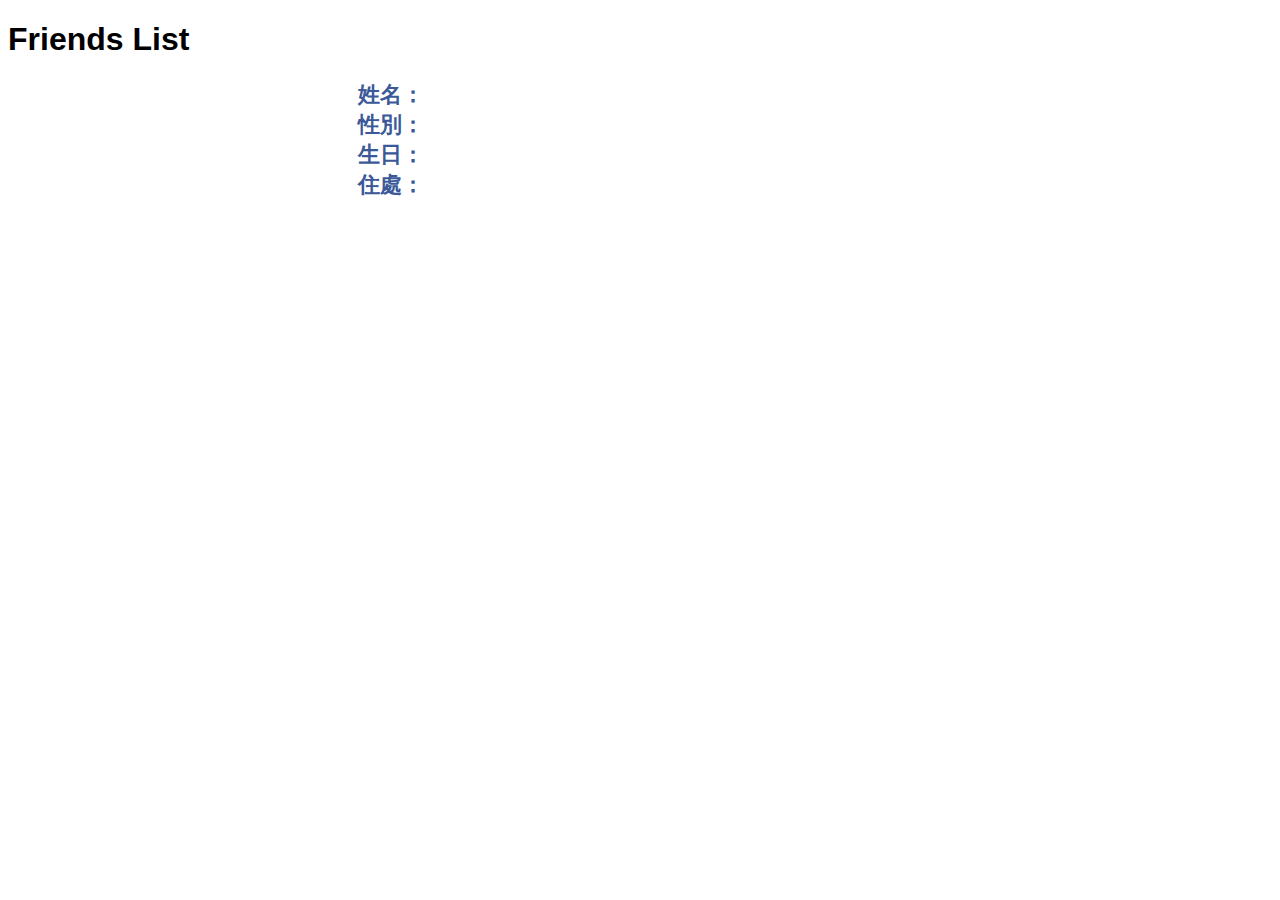
<file: Week2/Week2/Ex2_publish.html>
<!DOCTYPE HTML>
<html xmlns="http://www.w3.org/1999/xhtml">
	<head>
		<meta http-equiv="content-type" content="text/html; charset=UTF-8"/>
		<title>Example2 - Publish to your friends timeline</title>
		<style>
			body{
				font-family:sans-serif;
			}
			
			#friendsList{
				width:300px;
				text-align:left;
				height:600px;
				overflow:auto;
				display:inline-block;
				float:left;
			}
			
			#friendsList div{
				background:#3b5998;
				margin-bottom:1px;
				color:#FFFFFF;
			}
			
			#friendsList img{
				margin-top:4px;
				margin-left:3px;
			}
			
			#friendsList span{
				float:right;
				font-size:19px;
			}
			
			#friendsList div:hover{
				background:#DFDFDF;
				color:#3b5998;
				cursor:pointer;
			}
			#friendsInfo{
				margin-left:50px;
				float:left;
				font-weight:bold;
				font-size:22px;
				color:#3b5998;
			}
			
			#friendsInfo span{
				color:#111111;
				font-size:20px;
			}
		</style>
	</head>
	<body>
		<div id="fb-root"></div>
		<script type="text/javascript" src="http://connect.facebook.net/en_US/all.js"></script>
		<script type="text/javascript" src="http://ajax.googleapis.com/ajax/libs/jquery/1.7.2/jquery.min.js"></script>
		<script>
			window.fbAsyncInit = function() {
				FB.init({
					appId: "393763780659040", // Your facebook app id
					status: true,
					cookie: true,
					xfbml: true
				});
			}
			
			(function(d, s, id) {
 			var js, fjs = d.getElementsByTagName(s)[0];
 			if (d.getElementById(id)) return;
 			js = d.createElement(s); js.id = id;
			js.src = "//connect.facebook.net/zh_TW/all.js#xfbml=1&appId=393763780659040";
 			fjs.parentNode.insertBefore(js, fjs);
			}(document, 'script', 'facebook-jssdk'));
		</script>
		<script>
			var uid;
			var Access_Token;
			
			//You don't have to acquire any permissions if friends only
			$(window).load(function () {
 				FB.login( successCall, { scope: 'friends_birthday, friends_hometown, friends_location, '});
			});
			
			//Login or authentication may be failed, so check the user's status is recommended.
			function successCall(){
				
				FB.getLoginStatus(function(response) {
					if (response.status === 'connected') {
					
					/* the form returned
					{
						status: 'connected',
						authResponse: {
							accessToken: '...',
							expiresIn:'...',
							signedRequest:'...',
							userID:'...'
						}
					}
					*/
					
						uid = response.authResponse.userID;
						Access_Token = response.authResponse.accessToken;
						
						
						listFriends();
					} else if (response.status === 'not_authorized') {
					// the user is logged in to Facebook, but not connected to the app
						alert("Please authorize this app!");
						window.location = defaultPath;
					} else {
					// the user isn't even logged in to Facebook.
						alert("Please Login with your Facebook account!");
						window.location = defaultPath;
					}
				});
			}
			
			function listFriends(){
				
				var friendsDiv = document.getElementById("friendsList");
				
				FB.api('/me/friends', function(response){
				
					var i=0;
					
					while(response['data'][i] != null){
						var userFriends = document.createElement("div");
						
						var fId = response['data'][i]['id'];
						var fName = response['data'][i]['name'];
						
						userFriends.innerHTML = '<img src="https://graph.facebook.com/' + fId + '/picture" />' + '<span>' + fName + '</span>';
						userFriends.setAttribute("onclick", "changeInfo("+fId+");");
						friendsDiv.appendChild(userFriends);
						
						i++;
					}
				});
			}
			
			function changeInfo(friends){
				
				var name = document.getElementById("name");
				var gender = document.getElementById("gender");
				var birth = document.getElementById("birth");
				var loca = document.getElementById("loca");
				
				FB.api("/"+friends, function(response) {
					
					name.innerHTML = response.name
					gender.innerHTML =  response.gender;
					birth.innerHTML = response.birthday;
					loca.innerHTML = response.location.name;
					console.log(response);
					
				});
				
			}
			
		</script>
		<h1>Friends List</h1>
		<div id="friendsList">
		</div>
		<div id="friendsInfo">
			姓名：<span id="name"></span><br/>
			性別：<span id="gender"></span><br/>
			生日：<span id="birth"></span><br/>
			住處：<span id="loca"></span><br/>
		</div>
	</body>
</html>
</file>
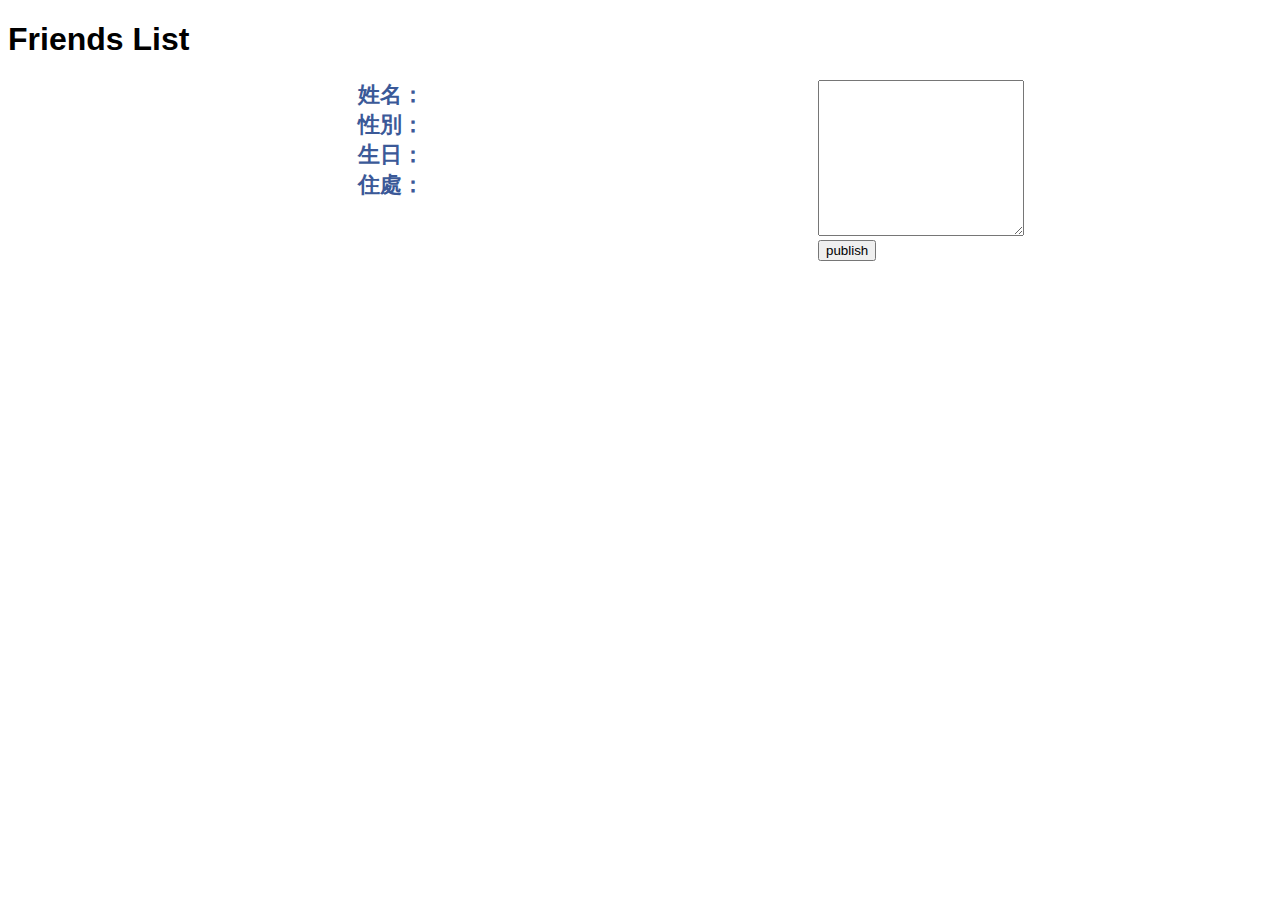
<file: Week2/Week2/Ex3_publish.html>
<!DOCTYPE HTML>
<html xmlns="http://www.w3.org/1999/xhtml">
	<head>
		<meta http-equiv="content-type" content="text/html; charset=UTF-8"/>
		<title>Example2 - Publish to your friends timeline</title>
		<style>
			body{
				font-family:sans-serif;
			}
			
			#friendsList{
				width:300px;
				text-align:left;
				height:600px;
				overflow:auto;
				display:inline-block;
				float:left;
			}
			
			#friendsList div{
				background:#3b5998;
				margin-bottom:1px;
				color:#FFFFFF;
			}
			
			#friendsList img{
				margin-top:4px;
				margin-left:3px;
			}
			
			#friendsList span{
				float:right;
				font-size:19px;
			}
			
			#friendsList div:hover{
				background:#DFDFDF;
				color:#3b5998;
				cursor:pointer;
			}
			#friendsInfo{
				margin-left:50px;
				float:left;
				font-weight:bold;
				font-size:22px;
				color:#3b5998;
				display:block;
				width:300px;
			}
			
			#friendsInfo span{
				color:#111111;
				font-size:20px;
			}
			
			#pubDiv{
				width:120px;
				margin-left:160px;
				float:left;
				display:block;
			}
			
			#message{
				width:200px;
				height:150px;
			}
		</style>
	</head>
	<body>
	<div id="fb-root"></div>
		<script>
		  window.fbAsyncInit = function() {
			// init the FB JS SDK
			FB.init({
			  appId      : '379937935449298',                        // App ID from the app dashboard
			  channelUrl : 'http://yumelissa.github.io/wp_2013/Week2/Week2/Ex3_publish.html', // Channel file for x-domain comms
			  status     : true,                                 // Check Facebook Login status
			  xfbml      : true                                  // Look for social plugins on the page
			});
		
			// Additional initialization code such as adding Event Listeners goes here
		  };
		
		  // Load the SDK asynchronously
		  (function(d, s, id){
			 var js, fjs = d.getElementsByTagName(s)[0];
			 if (d.getElementById(id)) {return;}
			 js = d.createElement(s); js.id = id;
			 js.src = "//connect.facebook.net/en_US/all.js";
			 fjs.parentNode.insertBefore(js, fjs);
		   }(document, 'script', 'facebook-jssdk'));
		</script>
		<div id="fb-root"></div>
		<script type="text/javascript" src="http://connect.facebook.net/en_US/all.js"></script>
		<script type="text/javascript" src="http://ajax.googleapis.com/ajax/libs/jquery/1.7.2/jquery.min.js"></script>
		<script>
			window.fbAsyncInit = function() {
				FB.init({
					appId: "379937935449298", // Your facebook app id
					status: true,
					cookie: true,
					xfbml: true
				});
			}
			
			(function(d, s, id) {
 			var js, fjs = d.getElementsByTagName(s)[0];
 			if (d.getElementById(id)) return;
 			js = d.createElement(s); js.id = id;
			js.src = "//connect.facebook.net/zh_TW/all.js#xfbml=1&appId=379937935449298";
 			fjs.parentNode.insertBefore(js, fjs);
			}(document, 'script', 'facebook-jssdk'));
		</script>
		<script>
			var uid;
			var Access_Token;
			
			//You don't have to acquire any permissions if friends only
			$(window).load(function () {
 				FB.login( successCall, { scope: 'friends_birthday, friends_hometown, friends_location, publish_stream'});
			});
			
			//Login or authentication may be failed, so check the user's status is recommended.
			function successCall(){
				
				FB.getLoginStatus(function(response) {
					if (response.status === 'connected') {
					
					/* the form returned
					{
						status: 'connected',
						authResponse: {
							accessToken: '...',
							expiresIn:'...',
							signedRequest:'...',
							userID:'...'
						}
					}
					*/
					
						uid = response.authResponse.userID;
						Access_Token = response.authResponse.accessToken;
						
						
						listFriends();
					} else if (response.status === 'not_authorized') {
					// the user is logged in to Facebook, but not connected to the app
						alert("Please authorize this app!");
						window.location = defaultPath;
					} else {
					// the user isn't even logged in to Facebook.
						alert("Please Login with your Facebook account!");
						window.location = defaultPath;
					}
				});
			}
			
			function listFriends(){
				
				var friendsDiv = document.getElementById("friendsList");
				
				FB.api('/me/friends', function(response){
				
					var i=0;
					
					while(response['data'][i] != null){
						var userFriends = document.createElement("div");
						
						var fId = response['data'][i]['id'];
						var fName = response['data'][i]['name'];
						
						userFriends.innerHTML = '<img src="https://graph.facebook.com/' + fId + '/picture" />' + '<span>' + fName + '</span>';
						userFriends.setAttribute("onclick", "changeInfo("+fId+");");
						friendsDiv.appendChild(userFriends);
						
						i++;
					}
				});
			}
			
			function changeInfo(friends){
				
				var name = document.getElementById("name");
				var gender = document.getElementById("gender");
				var birth = document.getElementById("birth");
				var loca = document.getElementById("loca");
				
				FB.api("/"+friends, function(response) {
					
					name.innerHTML = response.name
					gender.innerHTML =  response.gender;
					birth.innerHTML = response.birthday;
					loca.innerHTML = response.location.name;
					console.log(response);
					
				});
				
				var publish = document.getElementById("publish");
				publish.setAttribute("onclick", "publish("+friends+");");
				
			}
			
			function publish(pubFriends){
				var textMessage = document.getElementById("message").value;
				alert(textMessage);

				FB.api('/'+pubFriends+'/feed', 'post', { message: textMessage }, function(response){
					if ( !response || response.error ) {
						alert("Error!");
					} else {
						textMessage = "";
						alert("The message you typed has been send");
					}
				});
			}
			
		</script>
		<h1>Friends List</h1>
		<div id="friendsList">
		</div>
		<div id="friendsInfo">
			姓名：<span id="name"></span><br/>
			性別：<span id="gender"></span><br/>
			生日：<span id="birth"></span><br/>
			住處：<span id="loca"></span><br/>
		</div>
		<div id="pubDiv">
			<textarea id="message"></textarea>
			<input type="button" value="publish" id="publish" />
		</div>
	</body>
</html>
</file>
<file: style.css>
#main-menu {
	background-color:#41A317;
	opacity:0.8;
	font-family: 'Archivo Narrow', sans-serif;
	padding:10px;
	padding-left:30px;
	color:#fff;
	margin-top:0px;
	height: 30px;
}
body{
	background-color:#F5F1F0;
	font-family: 'Archivo Narrow', sans-serif;
	margin:0 auto;
}
h2{
	margin-top: -5px;
}
#main-featured{
	float: right;
	display: inline;
	margin-top: -50px;
	padding-right: 50px;
}
a {
	color:#FFF;
	text-decoration:none;
}
a:hover{
	color:#FBB117;
}
#cover{
	width:100%;
	height:250px;
	background-image:url(cover.jpg);
	background-size:cover;
	box-shadow:4px 4px 3px rgba(20%,20%,80%,0.5);
}
ul  li{
	width:500px;
	background-color:#FFF;
	padding:30px;
	border-radius:15px;
	box-shadow:4px 4px 3px rgba(20%,20%,80%,0.5);
	opacity:0.8;
	list-style-type:none;
	margin-bottom:100px;
}
ul li:nth-child(odd) {
	float:left;
	
	}
ul li:nth-child(even) {
	float:right;
}
ul li:nth-child(2) {
	margin-top:100px;
	}
#blocks{
padding: 100px;
}
dl dt{
	padding:10px;
}
li > h2{
	text-indent: 5px;
	padding: 5px;
	border-bottom: #333 1px solid;
}
li > p{
text-indent:10px;
}
</file>
<file: homework2-2.css>
body{
        margin-top:50px;margin-bottom:30px;margin-right:100px;margin-left:100px;
        background:#d9f4ed;
        }
    ul{
        list-style-type:none;
        }
    .field{
        background#d9f4ed;
        border: 8px solid #ffffff;
        border-radius:8px;
        }
    .legend{
        font-family: 'Inika', serif;
        font-size:150%;
        }
    #Submit{
        width:50px;
        align:right;
        float:right;
        }
    footer{
        clear:right;
        }
    #next{
            text-align:right;
            }
	a:link{
            text-decoration:none;
            color: #4682b4;
            border:
          }
        a:visited{
            color: #a52a2a;
          }
        a:hover{
            text-decoration: underline;
            color: #FFFF80;
          }
</file>
